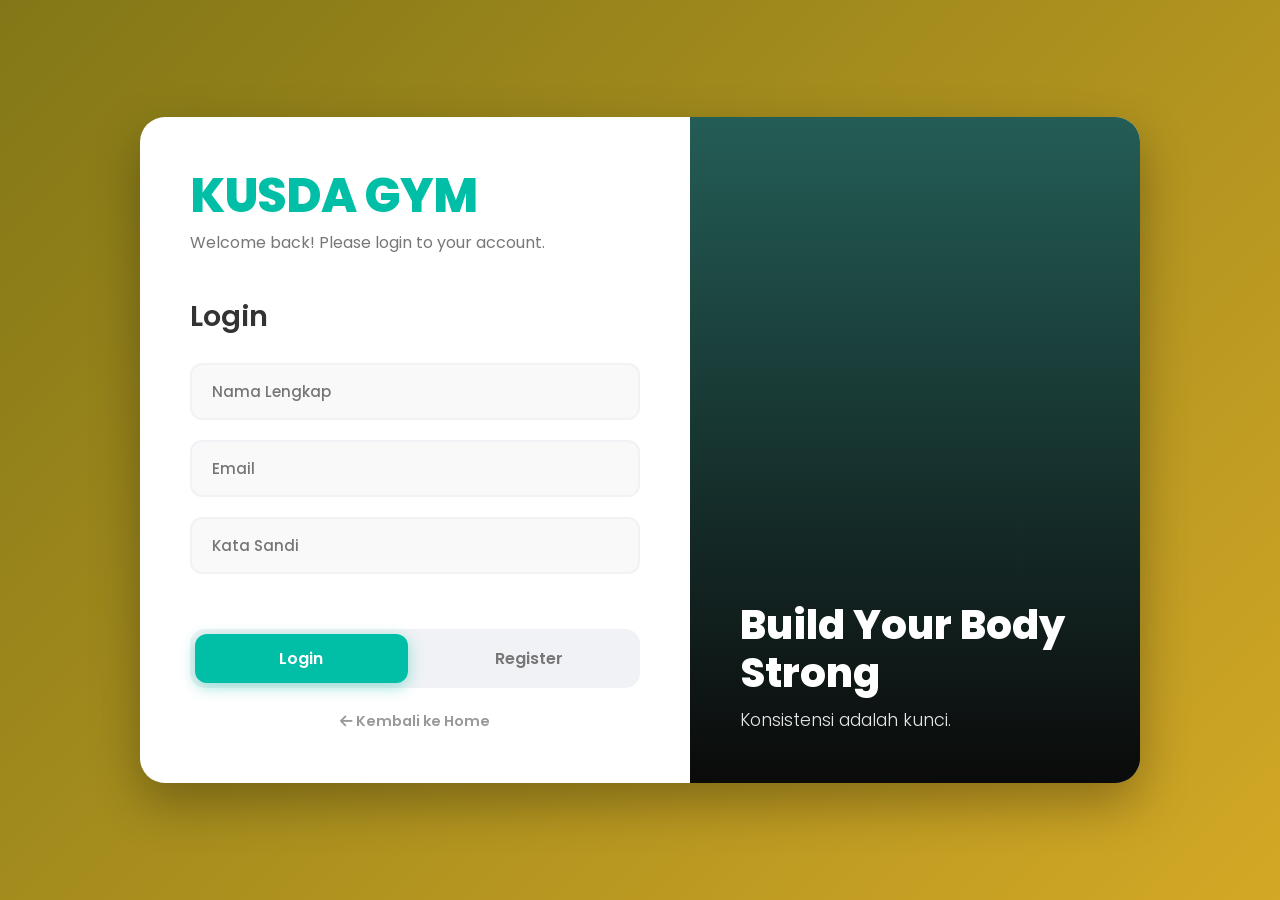
<file: Login-Register/loginregister.html>
<!DOCTYPE html>
<html lang="id">
<head>
  <meta charset="UTF-8">
  <meta name="viewport" content="width=device-width, initial-scale=1.0">
  <title>KUSDA GYM - Login & Register</title>
  
  <link href="https://fonts.googleapis.com/css2?family=Poppins:wght@300;400;600;800&display=swap" rel="stylesheet">
  <link href="https://cdnjs.cloudflare.com/ajax/libs/font-awesome/6.0.0/css/all.min.css" rel="stylesheet">
  
  <style>
    /* --- STYLE CSS --- */
    * { margin: 0; padding: 0; box-sizing: border-box; font-family: 'Poppins', sans-serif; }

    :root {
        --primary-teal: #00bfa6; 
        --bg-yellow-dark: #fbc02d;
        --bg-yellow-light: #fff9c4;
        --light-gray: #f0f2f5;
        --text-dark: #333;
    }

    body {
      background: linear-gradient(135deg, #827717, var(--bg-yellow-dark), var(--bg-yellow-light));
      background-size: 300% 300%;
      animation: gradientBG 15s ease infinite;
      min-height: 100vh;
      display: flex;
      justify-content: center;
      align-items: center;
      padding: 20px;
    }

    @keyframes gradientBG {
      0% { background-position: 0% 50%; }
      50% { background-position: 100% 50%; }
      100% { background-position: 0% 50%; }
    }

    .main-wrapper {
        display: flex;
        width: 1000px;
        max-width: 100%;
        min-height: 600px;
        background: #fff;
        border-radius: 25px;
        overflow: hidden;
        box-shadow: 0 20px 50px rgba(0,0,0,0.3);
    }

    .left-panel {
        flex: 1;
        padding: 50px;
        display: flex;
        flex-direction: column;
        justify-content: center;
    }

    .brand-header { margin-bottom: 40px; }
    
    .brand-header h1 {
        font-weight: 800; 
        font-size: 3rem;
        color: var(--primary-teal);
        letter-spacing: -1px;
        line-height: 1.2;
    }

    .brand-header p { color: #777; font-weight: 400; margin-top: 5px; }
    .form-box h2#title { color: var(--text-dark); font-weight: 600; margin-bottom: 25px; font-size: 1.8rem; }

    .input-group { display: flex; flex-direction: column; gap: 20px; margin-bottom: 20px; }
    
    .input-field {
      max-height: 65px; 
      overflow: hidden;
      transition: max-height 0.4s cubic-bezier(0.68, -0.55, 0.27, 1.55);
      position: relative;
    }

    .input-field input {
      width: 100%; padding: 15px 20px; border: 2px solid var(--light-gray);
      background-color: #f9f9f9; border-radius: 12px; outline: none;
      font-size: 15px; font-weight: 500; color: var(--text-dark); transition: all 0.3s ease;
    }

    .input-field input:focus {
        border-color: var(--primary-teal); background-color: #fff;
        box-shadow: 0 5px 15px rgba(0, 191, 166, 0.15);
    }

    #message { height: 20px; font-size: 14px; font-weight: 500; margin-bottom: 15px; }

    .btn-field {
      display: flex; justify-content: space-between; gap: 15px;
      background-color: var(--light-gray); padding: 5px; border-radius: 15px;
    }

    .btn-field button {
      flex: 1; padding: 12px 0; border-radius: 12px; border: none; outline: none;
      cursor: pointer; transition: all 0.4s ease; font-weight: 600; font-size: 16px;
      background: transparent; color: #777;
    }

    .btn-field button.active {
      background: var(--primary-teal); color: #fff;
      box-shadow: 0 4px 15px rgba(0, 191, 166, 0.4);
    }

    .right-panel {
        flex: 1; position: relative;
        /* Link Gambar Online (Dijamin Muncul) */
        background-image: url('https://images.unsplash.com/photo-1534438327276-14e5300c3a48?q=80&w=1470&auto=format&fit=crop'); 
        background-size: cover; background-position: center;
        min-height: 400px;
        background-color: #333; 
    }

    .image-overlay {
        position: absolute; top: 0; left: 0; right: 0; bottom: 0;
        background: linear-gradient(to top, rgba(0,0,0,0.8), rgba(0, 191, 166, 0.3));
        display: flex; align-items: flex-end; padding: 50px; color: #fff;
    }

    .overlay-content h2 { font-weight: 800; font-size: 2.5rem; line-height: 1.2; margin-bottom: 10px; }
    .overlay-content p { font-size: 1.1rem; font-weight: 300; opacity: 0.9; }

    @media (max-width: 768px) {
        .main-wrapper { flex-direction: column-reverse; width: 450px; }
        .right-panel { min-height: 250px; flex: none; height: 250px; }
        .left-panel { padding: 40px 30px; }
        .brand-header h1 { font-size: 2.2rem; }
    }
  </style>
</head>
<body>

  <div class="main-wrapper">
    <div class="left-panel">
      <div class="brand-header">
        <h1>KUSDA GYM</h1>
        <p>Welcome back! Please login to your account.</p>
      </div>

      <div class="form-box">
        <h2 id="title">Login</h2>

        <form id="form">
          <div class="input-group">
            <div class="input-field" id="nameField">
              <input type="text" id="fullname" placeholder="Nama Lengkap">
            </div>
            <div class="input-field">
              <input type="email" id="email" placeholder="Email" required>
            </div>
            <div class="input-field">
              <input type="password" id="password" placeholder="Kata Sandi" required>
            </div>
          </div>

          <p id="message"></p>

          <div class="btn-field">
            <button type="button" id="loginBtn" class="active">Login</button>
            <button type="button" id="registerBtn">Register</button>
          </div>
          
          <div style="text-align: center; margin-top: 20px;">
              <a href="../index.html" style="text-decoration: none; color: #999; font-size: 0.9rem; font-weight: 600;">
                  <i class="fas fa-arrow-left me-1"></i> Kembali ke Home
              </a>
          </div>
        </form>
      </div>
    </div>

    <div class="right-panel">
      <div class="image-overlay">
        <div class="overlay-content">
          <h2>Build Your Body Strong</h2>
          <p>Konsistensi adalah kunci.</p>
        </div>
      </div>
    </div>
  </div>

  <script>
    const loginBtn = document.getElementById('loginBtn');
    const registerBtn = document.getElementById('registerBtn');
    const nameField = document.getElementById('nameField');
    const title = document.getElementById('title');
    const msg = document.getElementById('message');
    let isLogin = true;

    registerBtn.onclick = function(){
      isLogin = false;
      nameField.style.maxHeight = "65px"; 
      title.innerText = "Register";
      loginBtn.classList.remove("active");
      registerBtn.classList.add("active");
      msg.innerText = "";
    }

    loginBtn.onclick = function(){
      if (!isLogin) {
        isLogin = true;
        nameField.style.maxHeight = "0";
        title.innerText = "Login";
        registerBtn.classList.remove("active");
        loginBtn.classList.add("active");
        msg.innerText = "";
        return;
      }

      // LOGIKA LOGIN
      const email = document.getElementById('email').value;
      const password = document.getElementById('password').value;
      const users = JSON.parse(localStorage.getItem('users')) || [];
      const user = users.find(u => u.email === email && u.password === password);
      
      if (user) {
        msg.style.color = "#00bfa6";
        msg.innerText = "Login berhasil! Mengalihkan...";
        localStorage.setItem("loggedUser", user.name);
        
        // --- PERBAIKAN REDIRECT ---
        setTimeout(() => {
          // Keluar folder (../) lalu masuk folder 'landingpage' dan cari 'index.html'
          window.location.href = "../index.html";
        }, 1500); 

      } else {
        msg.style.color = "#e53935";
        msg.innerText = "Email atau kata sandi salah!";
      }
    }

    registerBtn.ondblclick = function(){
      const name = document.getElementById('fullname').value;
      const email = document.getElementById('email').value;
      const password = document.getElementById('password').value;

      if (!name || !email || !password) {
        msg.style.color = "#e53935";
        msg.innerText = "Semua field wajib diisi!";
        return;
      }

      const users = JSON.parse(localStorage.getItem('users')) || [];
      if (users.some(u => u.email === email)) {
        msg.style.color = "#e53935";
        msg.innerText = "Email sudah terdaftar!";
        return;
      }

      users.push({ name, email, password });
      localStorage.setItem('users', JSON.stringify(users));

      msg.style.color = "#00bfa6";
      msg.innerText = "Registrasi berhasil! Silakan login.";

      document.getElementById('form').reset();
      nameField.style.maxHeight = "0";
      title.innerText = "Login";
      registerBtn.classList.remove("active");
      loginBtn.classList.add("active");
      isLogin = true;
    }
  </script>
</body>
</html>
</file>
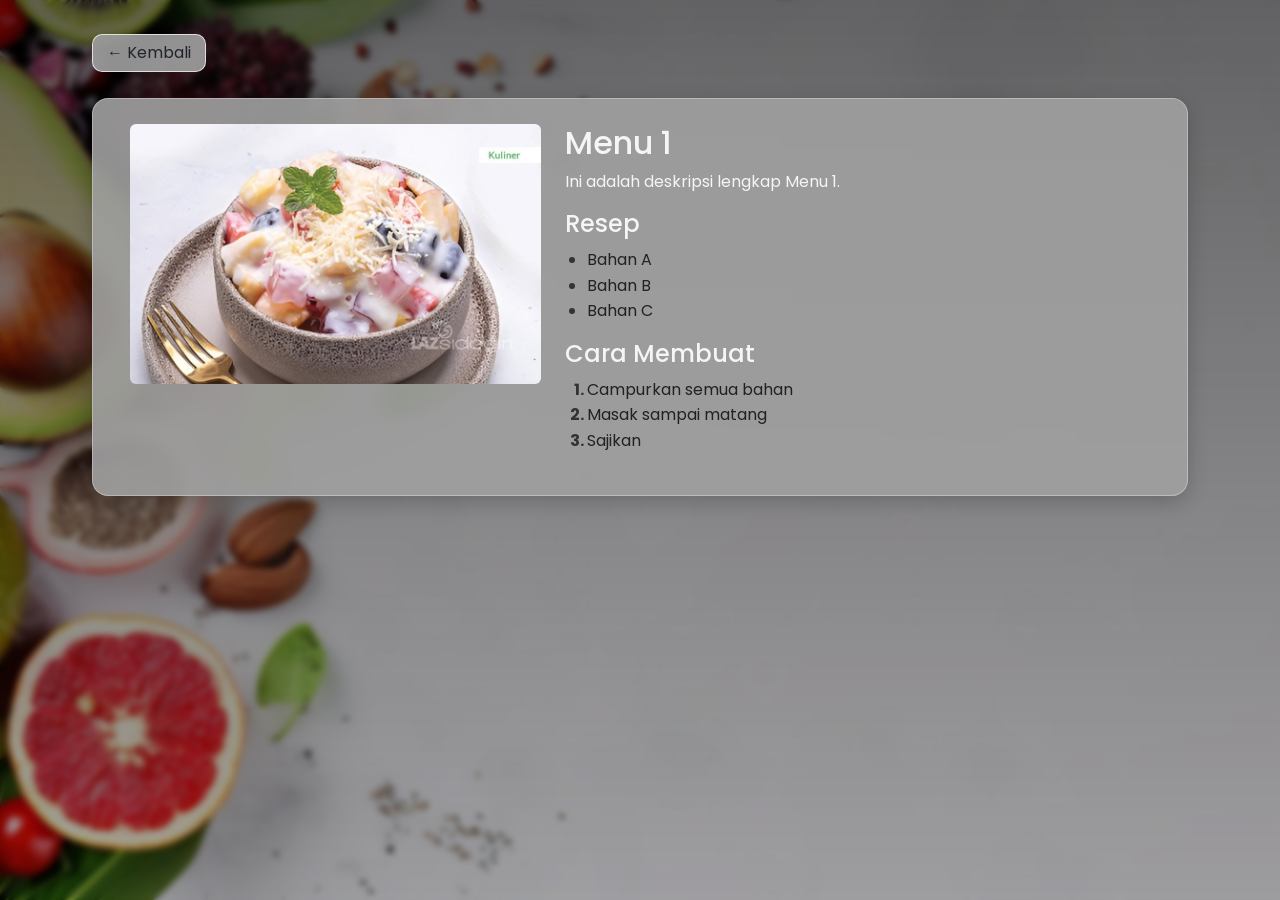
<file: Menu Sehat/MENU1.html>
<!DOCTYPE html>
<html lang="id">
<head>
    <meta charset="UTF-8">
    <meta name="viewport" content="width=device-width,initial-scale=1">
    <title>Detail Menu 1</title>

    <link href="https://cdn.jsdelivr.net/npm/bootstrap@5.3.2/dist/css/bootstrap.min.css" rel="stylesheet">
    <link href="https://fonts.googleapis.com/css2?family=Poppins:wght@300;400;500;600&display=swap" rel="stylesheet">

    <link rel="stylesheet" href="style.css">
</head>
<body>

<div class="overlay"></div>

<div class="container py-4">

    <a href="index.html" class="btn btn-back mb-3 shadow-sm">&larr; Kembali</a>

    <div class="row detail-box">

        <div class="col-12 col-md-5 mb-3 mb-md-0">
            <img src="images/MENU1.jpg" class="img-fluid rounded">
        </div>

        <div class="col-12 col-md-7">
            <h2>Menu 1</h2>
            <p>Ini adalah deskripsi lengkap Menu 1.</p>

            <h4>Resep</h4>
            <ul>
                <li>Bahan A</li>
                <li>Bahan B</li>
                <li>Bahan C</li>
            </ul>

            <h4>Cara Membuat</h4>
            <ol>
                <li>Campurkan semua bahan</li>
                <li>Masak sampai matang</li>
                <li>Sajikan</li>
            </ol>
        </div>

    </div>

</div>

</body>
</html>
</file>
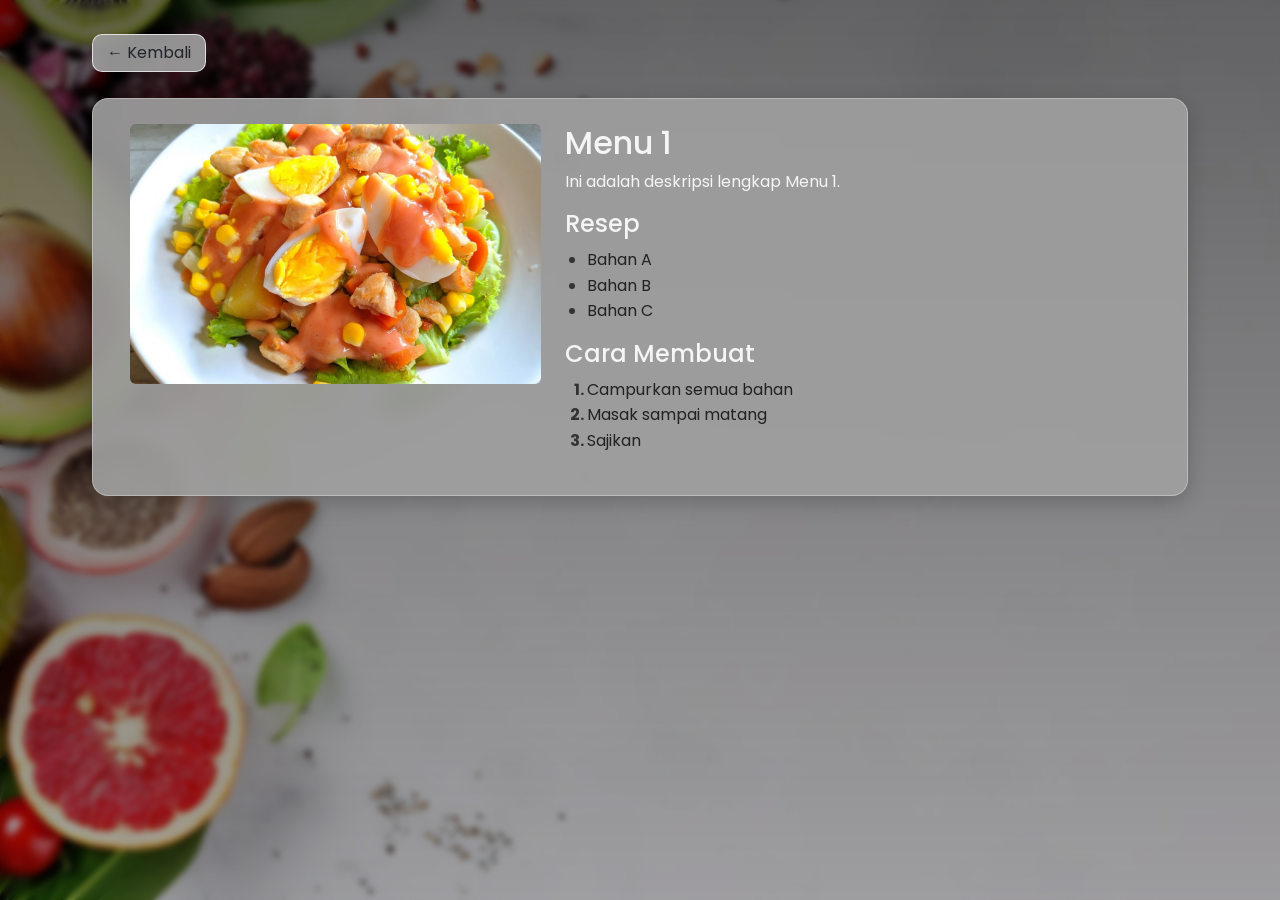
<file: Menu Sehat/MENU2.html>
<!DOCTYPE html>
<html lang="id">
<head>
    <meta charset="UTF-8">
    <meta name="viewport" content="width=device-width,initial-scale=1">
    <title>Detail Menu 1</title>

    <link href="https://cdn.jsdelivr.net/npm/bootstrap@5.3.2/dist/css/bootstrap.min.css" rel="stylesheet">
    <link href="https://fonts.googleapis.com/css2?family=Poppins:wght@300;400;500;600&display=swap" rel="stylesheet">

    <link rel="stylesheet" href="style.css">
</head>
<body>

<div class="overlay"></div>

<div class="container py-4">

    <a href="index.html" class="btn btn-back mb-3 shadow-sm">&larr; Kembali</a>

    <div class="row detail-box">

        <div class="col-12 col-md-5 mb-3 mb-md-0">
            <img src="images/MENU2.jpg" class="img-fluid rounded">
        </div>

        <div class="col-12 col-md-7">
            <h2>Menu 1</h2>
            <p>Ini adalah deskripsi lengkap Menu 1.</p>

            <h4>Resep</h4>
            <ul>
                <li>Bahan A</li>
                <li>Bahan B</li>
                <li>Bahan C</li>
            </ul>

            <h4>Cara Membuat</h4>
            <ol>
                <li>Campurkan semua bahan</li>
                <li>Masak sampai matang</li>
                <li>Sajikan</li>
            </ol>
        </div>

    </div>

</div>

</body>
</html>
</file>
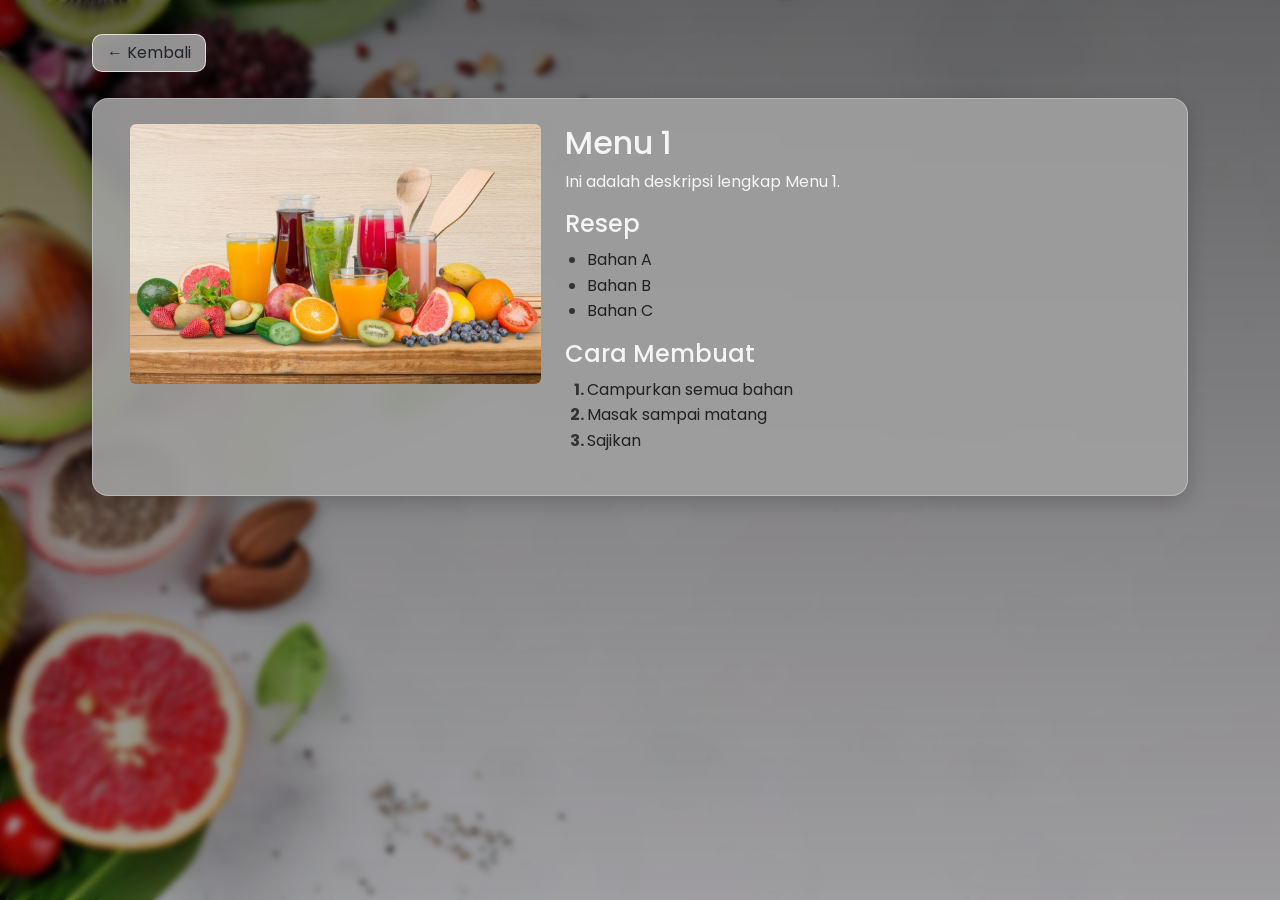
<file: Menu Sehat/MENU3.html>
<!DOCTYPE html>
<html lang="id">
<head>
    <meta charset="UTF-8">
    <meta name="viewport" content="width=device-width,initial-scale=1">
    <title>Detail Menu 1</title>

    <link href="https://cdn.jsdelivr.net/npm/bootstrap@5.3.2/dist/css/bootstrap.min.css" rel="stylesheet">
    <link href="https://fonts.googleapis.com/css2?family=Poppins:wght@300;400;500;600&display=swap" rel="stylesheet">

    <link rel="stylesheet" href="style.css">
</head>
<body>

<div class="overlay"></div>

<div class="container py-4">

    <a href="index.html" class="btn btn-back mb-3 shadow-sm">&larr; Kembali</a>

    <div class="row detail-box">

        <div class="col-12 col-md-5 mb-3 mb-md-0">
            <img src="images/MENU3.jpg" class="img-fluid rounded">
        </div>

        <div class="col-12 col-md-7">
            <h2>Menu 1</h2>
            <p>Ini adalah deskripsi lengkap Menu 1.</p>

            <h4>Resep</h4>
            <ul>
                <li>Bahan A</li>
                <li>Bahan B</li>
                <li>Bahan C</li>
            </ul>

            <h4>Cara Membuat</h4>
            <ol>
                <li>Campurkan semua bahan</li>
                <li>Masak sampai matang</li>
                <li>Sajikan</li>
            </ol>
        </div>

    </div>

</div>

</body>
</html>
</file>
<file: Menu Sehat/style.css>
/* ================================
   GLOBAL
================================ */
body {
    background-image: url("bgg.jpg");
    background-size: cover;
    background-position: center;
    background-attachment: fixed;
    margin: 0;
    font-family: 'Poppins', sans-serif;
    position: relative;

    /* ✨ NEW — efek smoother */
    color: #f5f5f5;
    scroll-behavior: smooth;
}

/* Overlay gelap lembut */
.overlay {
    position: fixed;
    inset: 0;
    background: rgba(0,0,0,0.55);
    backdrop-filter: blur(3px);
    z-index: -1;

    /* ✨ NEW — gradient halus */
    background: linear-gradient(
        rgba(0,0,0,0.6),
        rgba(0,0,0,0.35)
    );
}

/* ================================
   TITLE
================================ */
h1 {
    font-weight: 600;
    letter-spacing: 1px;
    text-shadow: 0 2px 10px rgba(0,0,0,0.45);

    /* ✨ NEW — typography aesthetic */
    font-size: 1.9rem;
    text-transform: uppercase;
    margin-bottom: 28px;
}

/* ================================
   CARD MENU (Aesthetic)
================================ */
.menu-card {
    border: none;
    border-radius: 16px;
    overflow: hidden;
    background: rgba(160, 160, 160, 0.9);
    backdrop-filter: blur(6px);
    box-shadow: 0 6px 18px rgba(0, 0, 0, 0.35);
    transition: transform 0.25s ease, box-shadow 0.25s ease;

    /* ✨ NEW — border glow subtle */
    border: 1px solid rgba(255,255,255,0.25);
}

.menu-card:hover {
    transform: translateY(-8px);
    box-shadow: 0 12px 28px rgba(0,0,0,0.45);

    /* ✨ NEW — soft glowing dari dalam */
    filter: brightness(1.05);
}

/* Konsistensi ukuran gambar */
.menu-card img {
    height: 160px;
    object-fit: cover;

    /* ✨ NEW */
    transition: 0.3s ease;
}

.menu-card:hover img {
    /* ✨ NEW — zoom lembut */
    transform: scale(1.05);
}

/* Button aesthetic */
.btn-primary {
    background: linear-gradient(135deg, #ffffff, #cccccc);
    border: none;
    border-radius: 8px;
    padding: 6px 14px;
    transition: 0.25s;
    color: black;

    /* ✨ NEW — shadow lembut */
    box-shadow: 0 3px 10px rgba(0,0,0,0.25);
}

.btn-primary:hover {
    background: linear-gradient(135deg, #3f3f3f, #131313);
    transform: translateY(-2px);
    color: white;

    /* ✨ NEW */
    box-shadow: 0 6px 18px rgba(0,0,0,0.4);
}

/* ================================
   DETAIL PAGE (Menu 1/2/3)
================================ */
.detail-box {
    background: rgba(160, 160, 160, 0.9);
    padding: 25px;
    border-radius: 16px;
    box-shadow: 0 6px 20px rgba(0,0,0,0.2);
    backdrop-filter: blur(8px);
    margin: 10px;

    /* ✨ NEW — card border aesthetic */
    border: 1px solid rgba(255,255,255,0.3);
}

.detail-box img {
    width: 100%;
    height: 260px;
    object-fit: cover;
    border-radius: 12px;

    /* ✨ NEW */
    transition: 0.3s ease;
}

.detail-box img:hover {
    /* ✨ NEW — zoom lembut aesthetic */
    transform: scale(1.03);
}

/* Button kembali */
.btn-back {
    background: rgba(160, 160, 160, 0.9);
    border-radius: 10px;
    border: 1px solid rgba(255,255,255,0.7);
    padding: 6px 14px;
    backdrop-filter: blur(4px);
    transition: 0.25s;
    margin: 10px;

    /* ✨ NEW */
    box-shadow: 0 3px 10px rgba(0,0,0,0.25);
}

.btn-back:hover {
    background: rgba(255,255,255,1);
    transform: translateX(-4px);

    /* ✨ NEW */
    box-shadow: 0 6px 20px rgba(0,0,0,0.35);
}

/* ================================
   LIST FIX (rapat & rapi)
================================ */
ul, ol {
    padding-left: 22px;
    line-height: 1.6;

    /* ✨ NEW — bullet aesthetic */
    color: #222;
}

ul li::marker,
ol li::marker {
    /* ✨ NEW — warna marker */
    color: #333;
    font-weight: bold;
}

/* ================================
   RESPONSIVE
================================ */
@media (max-width: 576px) {

    /* ✨ NEW — spacing lebih rapi di mobile */
    h1 {
        font-size: 1.5rem;
    }

    .menu-card img {
        height: 180px;
        border-radius: 0;
    }

    .detail-box img {
        height: auto;
        max-height: 240px;
    }

    /* ✨ NEW — card padding lebih nyaman */
    .detail-box {
        padding: 18px;
    }
}
</file>
